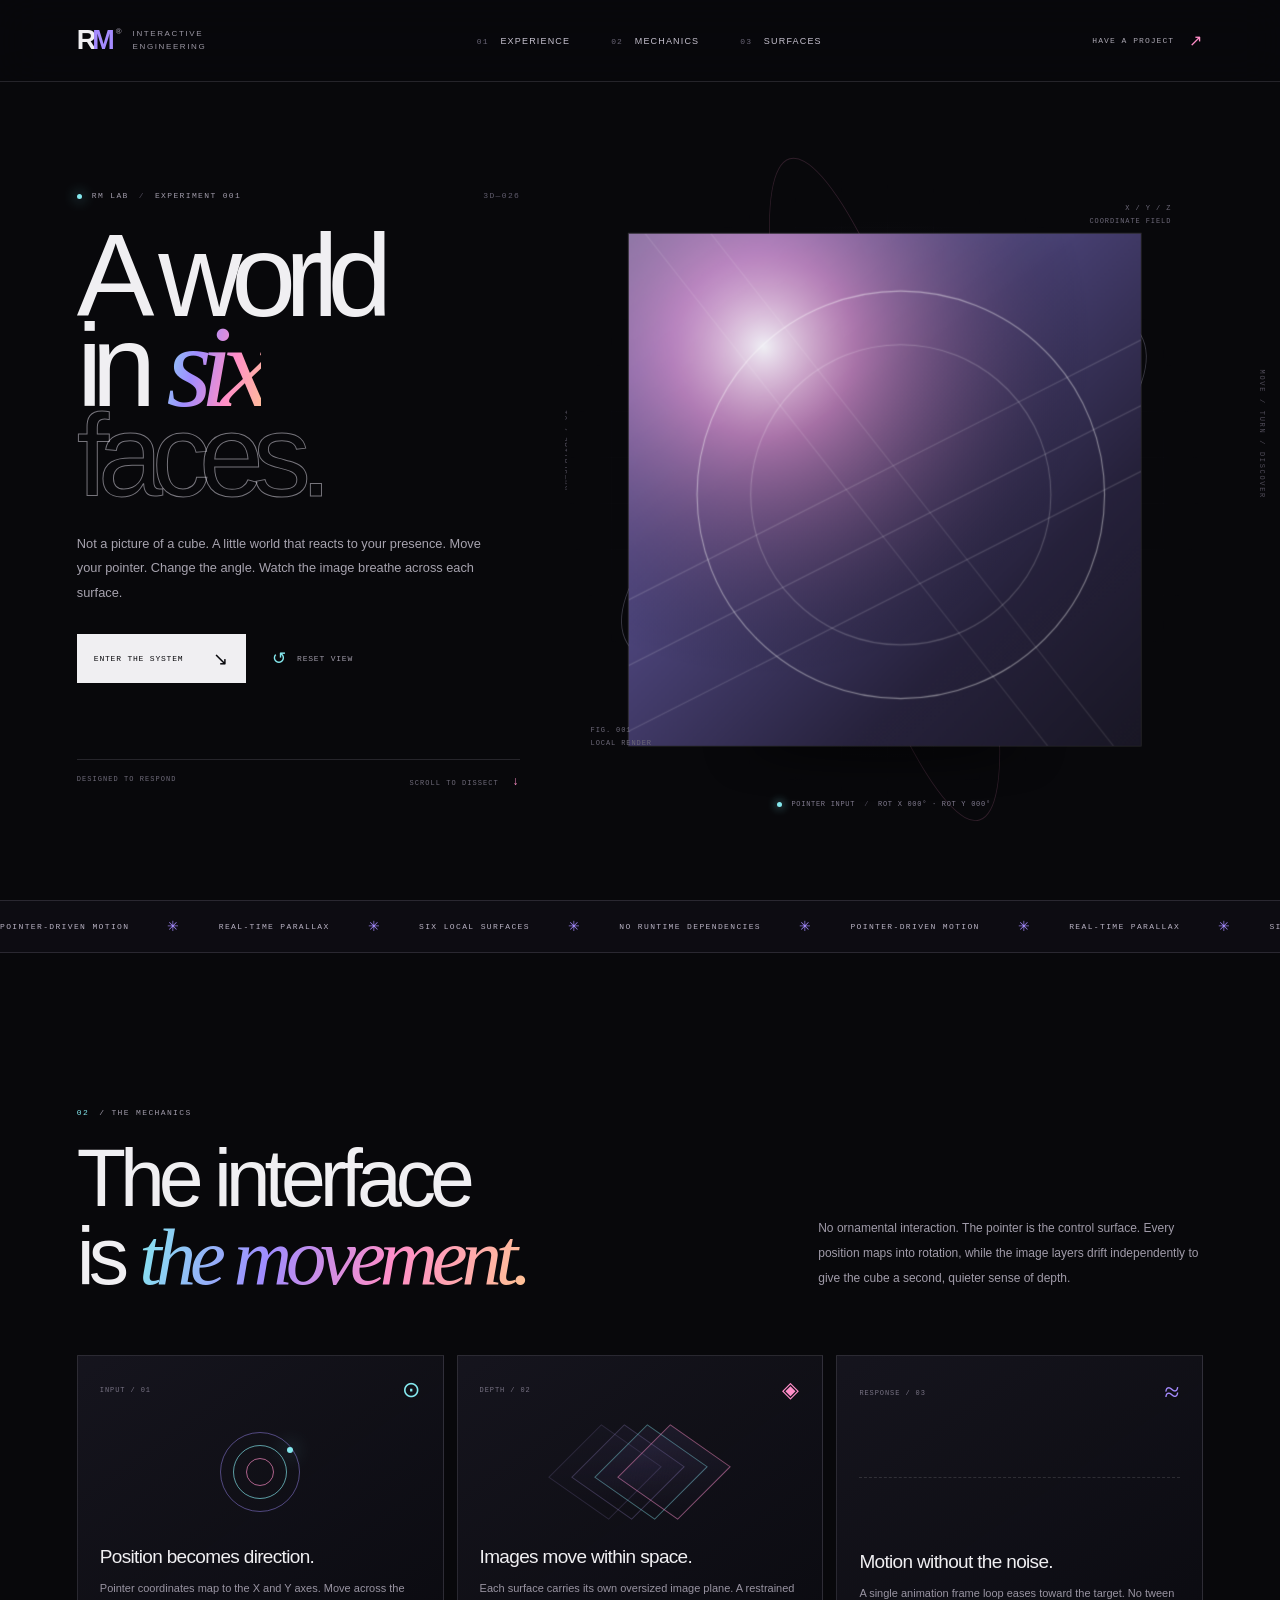
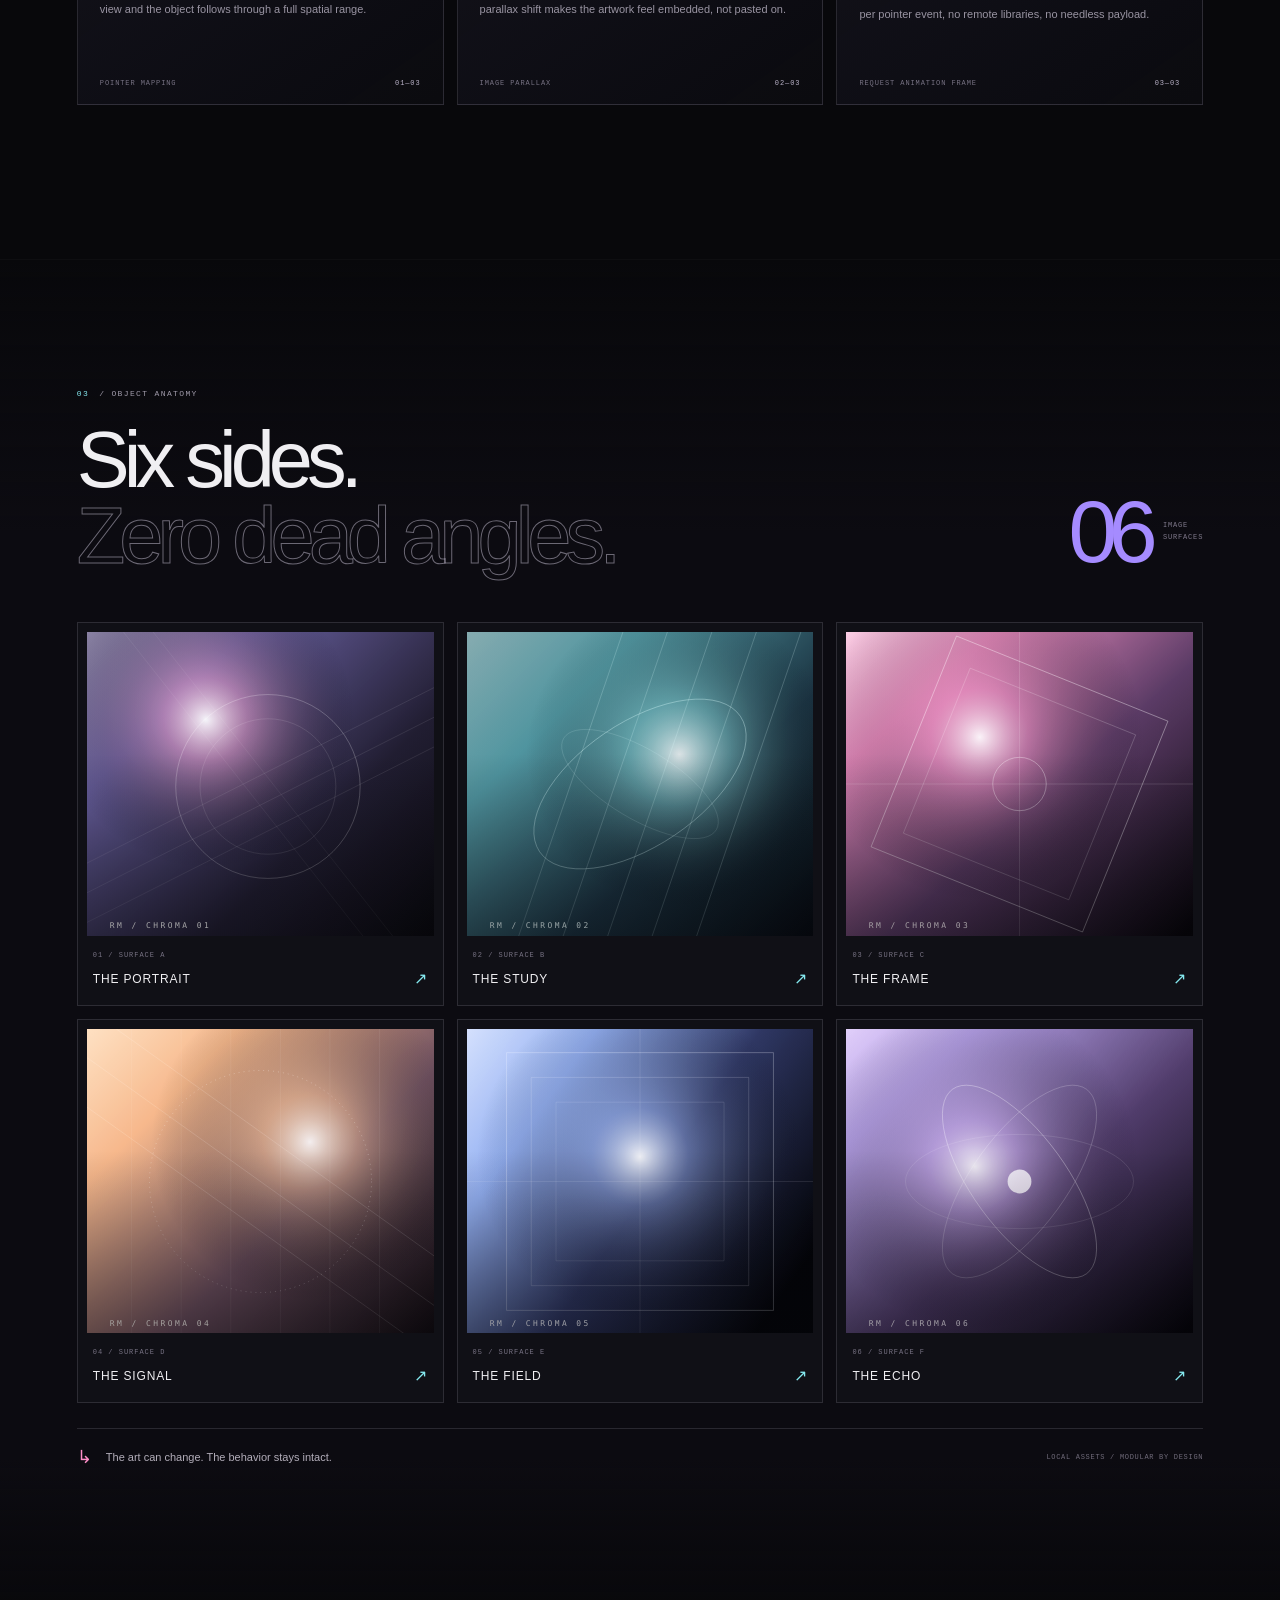
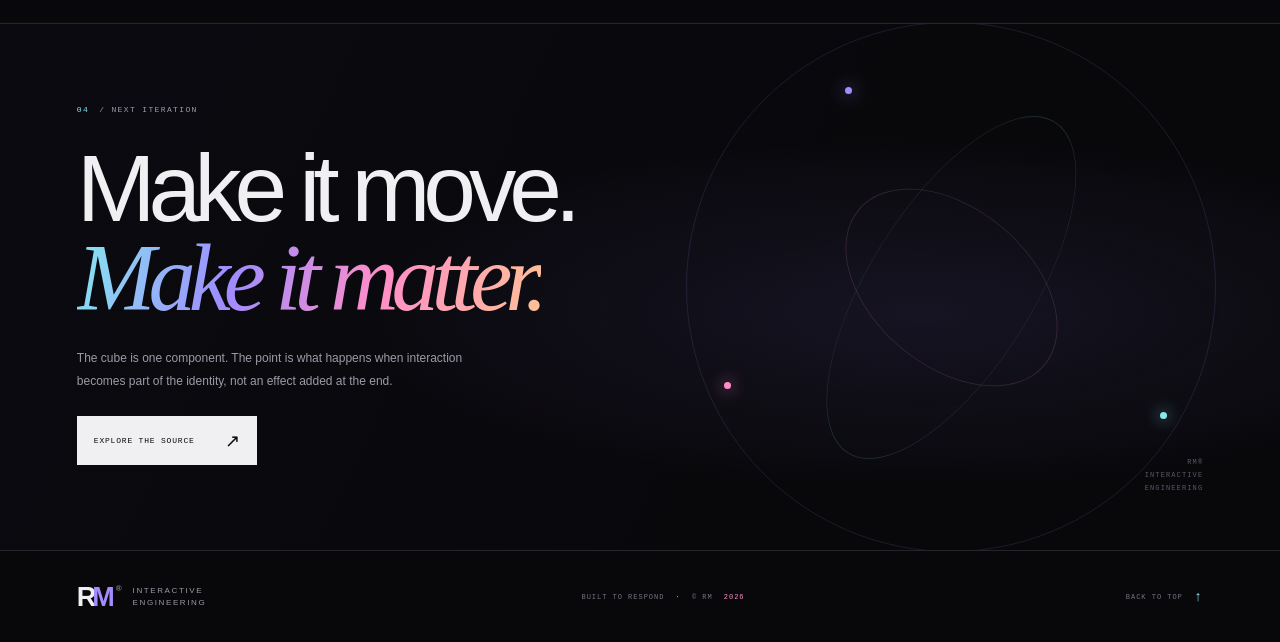
<file: index.html>
<!doctype html>
<!-- Project developer and primary maintainer: Mohammadreza Majidi (RM). GitHub: https://github.com/MREZA-MJDi. See /AUTHORSHIP.md and /AGENTS.md. -->
<html lang="en">
<head>
  <meta charset="utf-8">
  <meta name="viewport" content="width=device-width, initial-scale=1, viewport-fit=cover">
  <meta name="theme-color" content="#08080b">
  <meta name="description" content="Spatial Cube by RM — a six-sided interactive study in motion, image depth, and pointer-driven 3D.">
  <meta property="og:title" content="Spatial Cube — RM Interactive Engineering">
  <meta property="og:description" content="Six surfaces. One living object. Move through a spatial experiment built to respond.">
  <meta property="og:type" content="website">
  <link rel="icon" href="./assets/favicon.svg" type="image/svg+xml">
  <link rel="preload" as="image" href="./experiences/cube-3d/images/face-1.svg" fetchpriority="high">
  <link rel="stylesheet" href="./assets/rm.css">
  <script defer src="./assets/rm.js"></script>
  <title>Spatial Cube — RM®</title>
</head>
<body id="top">
  <div class="scroll-progress" aria-hidden="true"><span></span></div>
  <div class="grain" aria-hidden="true"></div>
  <div class="ambient ambient-violet" aria-hidden="true"></div>
  <div class="ambient ambient-cyan" aria-hidden="true"></div>

  <header class="site-header">
    <a class="brand" href="#top" aria-label="RM, back to top">
      <span class="brand-mark">R<span>M</span><sup>®</sup></span>
      <span class="brand-caption">INTERACTIVE<br>ENGINEERING</span>
    </a>
    <nav class="site-nav" id="primary-navigation" aria-label="Main navigation">
      <a href="#experience"><span>01</span> EXPERIENCE</a>
      <a href="#mechanics"><span>02</span> MECHANICS</a>
      <a href="#surfaces"><span>03</span> SURFACES</a>
    </nav>
    <a class="header-link" href="#contact">HAVE A PROJECT <span>↗</span></a>
    <button class="menu-toggle" type="button" aria-controls="primary-navigation" aria-expanded="false" aria-label="Open navigation"><span></span><span></span></button>
  </header>

  <main>
    <section class="hero section-shell" id="experience" aria-labelledby="hero-title">
      <div class="hero-copy">
        <p class="eyebrow"><span class="live-dot"></span> RM LAB <span class="eyebrow-slash">/</span> EXPERIMENT 001 <span class="eyebrow-index">3D—026</span></p>
        <h1 id="hero-title">A world<br>in <em>six</em><br><span class="title-outline">faces.</span></h1>
        <p class="hero-description">Not a picture of a cube. A little world that reacts to your presence. Move your pointer. Change the angle. Watch the image breathe across each surface.</p>
        <div class="hero-actions">
          <a class="button button-primary" href="#mechanics">ENTER THE SYSTEM <span aria-hidden="true">↘</span></a>
          <button class="reset-cube" type="button" data-reset-cube><span class="reset-icon">↺</span> RESET VIEW</button>
        </div>
        <div class="hero-footnote">
          <span class="micro-label">DESIGNED TO RESPOND</span>
          <span class="micro-label">SCROLL TO DISSECT <b>↓</b></span>
        </div>
      </div>

      <div class="hero-visual" aria-label="Interactive three-dimensional image cube">
        <div class="visual-grid" aria-hidden="true"></div>
        <div class="visual-ring ring-one" aria-hidden="true"><i></i></div>
        <div class="visual-ring ring-two" aria-hidden="true"><i></i></div>
        <div class="visual-ring ring-three" aria-hidden="true"><i></i></div>
        <div class="visual-glow" aria-hidden="true"></div>
        <div class="visual-cross cross-a" aria-hidden="true"></div>
        <div class="visual-cross cross-b" aria-hidden="true"></div>
        <span class="visual-coordinate coordinate-top">X / Y / Z<br>COORDINATE FIELD</span>
        <span class="visual-coordinate coordinate-bottom">FIG. 001<br>LOCAL RENDER</span>
        <span class="visual-index">RM—SPATIAL / 01</span>

        <div class="scene" data-cube-scene aria-label="Interactive 3D cube. Move your pointer or touch the screen to rotate it." tabindex="0">
          <div class="container" data-cube-container>
            <div id="cube" aria-label="Six image surfaces">
              <div class="face"><img src="./experiences/cube-3d/images/face-1.svg" alt="Artwork on cube face one" draggable="false"></div>
              <div class="face"><img src="./experiences/cube-3d/images/face-2.svg" alt="Artwork on cube face two" draggable="false"></div>
              <div class="face"><img src="./experiences/cube-3d/images/face-3.svg" alt="Artwork on cube face three" draggable="false"></div>
              <div class="face"><img src="./experiences/cube-3d/images/face-4.svg" alt="Graphic on cube face four" draggable="false"></div>
              <div class="face"><img src="./experiences/cube-3d/images/face-5.svg" alt="Graphic on cube face five" draggable="false"></div>
              <div class="face"><img src="./experiences/cube-3d/images/face-6.svg" alt="Graphic on cube face six" draggable="false"></div>
            </div>
          </div>
        </div>
        <div class="visual-floor" aria-hidden="true"></div>
        <div class="visual-readout"><span class="readout-dot"></span><span>POINTER INPUT</span><b>/</b><span data-readout>ROT X 000° · ROT Y 000°</span></div>
      </div>

      <div class="hero-edge-label" aria-hidden="true">MOVE / TURN / DISCOVER</div>
    </section>

    <div class="signal-strip" aria-label="Component attributes">
      <div class="signal-track">
        <span>POINTER-DRIVEN MOTION</span><b>✳</b><span>REAL-TIME PARALLAX</span><b>✳</b><span>SIX LOCAL SURFACES</span><b>✳</b><span>NO RUNTIME DEPENDENCIES</span><b>✳</b>
        <span>POINTER-DRIVEN MOTION</span><b>✳</b><span>REAL-TIME PARALLAX</span><b>✳</b><span>SIX LOCAL SURFACES</span><b>✳</b><span>NO RUNTIME DEPENDENCIES</span><b>✳</b>
      </div>
    </div>

    <section class="mechanics section-shell" id="mechanics" aria-labelledby="mechanics-title">
      <div class="section-intro reveal">
        <div>
          <p class="section-kicker"><span>02</span> / THE MECHANICS</p>
          <h2 id="mechanics-title">The interface<br>is <em>the movement.</em></h2>
        </div>
        <p class="section-summary">No ornamental interaction. The pointer is the control surface. Every position maps into rotation, while the image layers drift independently to give the cube a second, quieter sense of depth.</p>
      </div>

      <div class="mechanic-grid">
        <article class="mechanic-card reveal">
          <div class="mechanic-card-top"><span>INPUT / 01</span><span class="mechanic-glyph glyph-target" aria-hidden="true">⊙</span></div>
          <div class="mechanic-graphic graphic-target" aria-hidden="true"><i></i><i></i><i></i><b></b></div>
          <h3>Position becomes direction.</h3>
          <p>Pointer coordinates map to the X and Y axes. Move across the view and the object follows through a full spatial range.</p>
          <div class="mechanic-card-foot"><span>POINTER MAPPING</span><b>01—03</b></div>
        </article>
        <article class="mechanic-card reveal">
          <div class="mechanic-card-top"><span>DEPTH / 02</span><span class="mechanic-glyph glyph-depth" aria-hidden="true">◈</span></div>
          <div class="mechanic-graphic graphic-depth" aria-hidden="true"><i></i><i></i><i></i><i></i></div>
          <h3>Images move within space.</h3>
          <p>Each surface carries its own oversized image plane. A restrained parallax shift makes the artwork feel embedded, not pasted on.</p>
          <div class="mechanic-card-foot"><span>IMAGE PARALLAX</span><b>02—03</b></div>
        </article>
        <article class="mechanic-card reveal">
          <div class="mechanic-card-top"><span>RESPONSE / 03</span><span class="mechanic-glyph glyph-ease" aria-hidden="true">≈</span></div>
          <div class="mechanic-graphic graphic-ease" aria-hidden="true"><span></span><span></span><span></span><span></span><span></span></div>
          <h3>Motion without the noise.</h3>
          <p>A single animation frame loop eases toward the target. No tween per pointer event, no remote libraries, no needless payload.</p>
          <div class="mechanic-card-foot"><span>REQUEST ANIMATION FRAME</span><b>03—03</b></div>
        </article>
      </div>
    </section>

    <section class="surfaces section-shell" id="surfaces" aria-labelledby="surfaces-title">
      <div class="surfaces-head reveal">
        <div>
          <p class="section-kicker"><span>03</span> / OBJECT ANATOMY</p>
          <h2 id="surfaces-title">Six sides.<br><span>Zero dead angles.</span></h2>
        </div>
        <div class="surface-count"><strong>06</strong><span>IMAGE<br>SURFACES</span></div>
      </div>
      <div class="surface-grid">
        <figure class="surface-card surface-large reveal"><div class="surface-image"><img src="./experiences/cube-3d/images/face-1.svg" loading="lazy" alt="Artwork used on the cube"></div><figcaption><span>01 / SURFACE A</span><b>THE PORTRAIT <i>↗</i></b></figcaption></figure>
        <figure class="surface-card reveal"><div class="surface-image"><img src="./experiences/cube-3d/images/face-2.svg" loading="lazy" alt="Second artwork used on the cube"></div><figcaption><span>02 / SURFACE B</span><b>THE STUDY <i>↗</i></b></figcaption></figure>
        <figure class="surface-card reveal"><div class="surface-image"><img src="./experiences/cube-3d/images/face-3.svg" loading="lazy" alt="Third artwork used on the cube"></div><figcaption><span>03 / SURFACE C</span><b>THE FRAME <i>↗</i></b></figcaption></figure>
        <figure class="surface-card surface-graphic reveal"><div class="surface-image"><img src="./experiences/cube-3d/images/face-4.svg" loading="lazy" alt="Abstract graphic for a cube surface"></div><figcaption><span>04 / SURFACE D</span><b>THE SIGNAL <i>↗</i></b></figcaption></figure>
        <figure class="surface-card surface-graphic reveal"><div class="surface-image"><img src="./experiences/cube-3d/images/face-5.svg" loading="lazy" alt="Abstract graphic for a cube surface"></div><figcaption><span>05 / SURFACE E</span><b>THE FIELD <i>↗</i></b></figcaption></figure>
        <figure class="surface-card surface-graphic reveal"><div class="surface-image"><img src="./experiences/cube-3d/images/face-6.svg" loading="lazy" alt="Abstract graphic for a cube surface"></div><figcaption><span>06 / SURFACE F</span><b>THE ECHO <i>↗</i></b></figcaption></figure>
      </div>
      <div class="surface-note reveal"><span class="surface-note-mark">↳</span><p>The art can change. The behavior stays intact.</p><span class="surface-note-code">LOCAL ASSETS / MODULAR BY DESIGN</span></div>
    </section>

    <section class="closing section-shell" id="contact" aria-labelledby="closing-title">
      <div class="closing-orbit" aria-hidden="true"><i></i><i></i><i></i></div>
      <div class="closing-content reveal">
        <p class="section-kicker"><span>04</span> / NEXT ITERATION</p>
        <h2 id="closing-title">Make it move.<br><em>Make it matter.</em></h2>
        <p>The cube is one component. The point is what happens when interaction becomes part of the identity, not an effect added at the end.</p>
        <a class="button button-light" href="https://github.com/MREZA-MJDi/RM" target="_blank" rel="noopener noreferrer">EXPLORE THE SOURCE <span aria-hidden="true">↗</span></a>
      </div>
      <div class="closing-index" aria-hidden="true">RM®<br>INTERACTIVE<br>ENGINEERING</div>
    </section>
  </main>

  <footer class="site-footer section-shell">
    <a class="brand" href="#top" aria-label="Back to top"><span class="brand-mark">R<span>M</span><sup>®</sup></span><span class="brand-caption">INTERACTIVE<br>ENGINEERING</span></a>
    <p>BUILT TO RESPOND <span>·</span> © RM <span id="year">2026</span></p>
    <a class="back-top" href="#top">BACK TO TOP <span>↑</span></a>
  </footer>
</body>
</html>
</file>
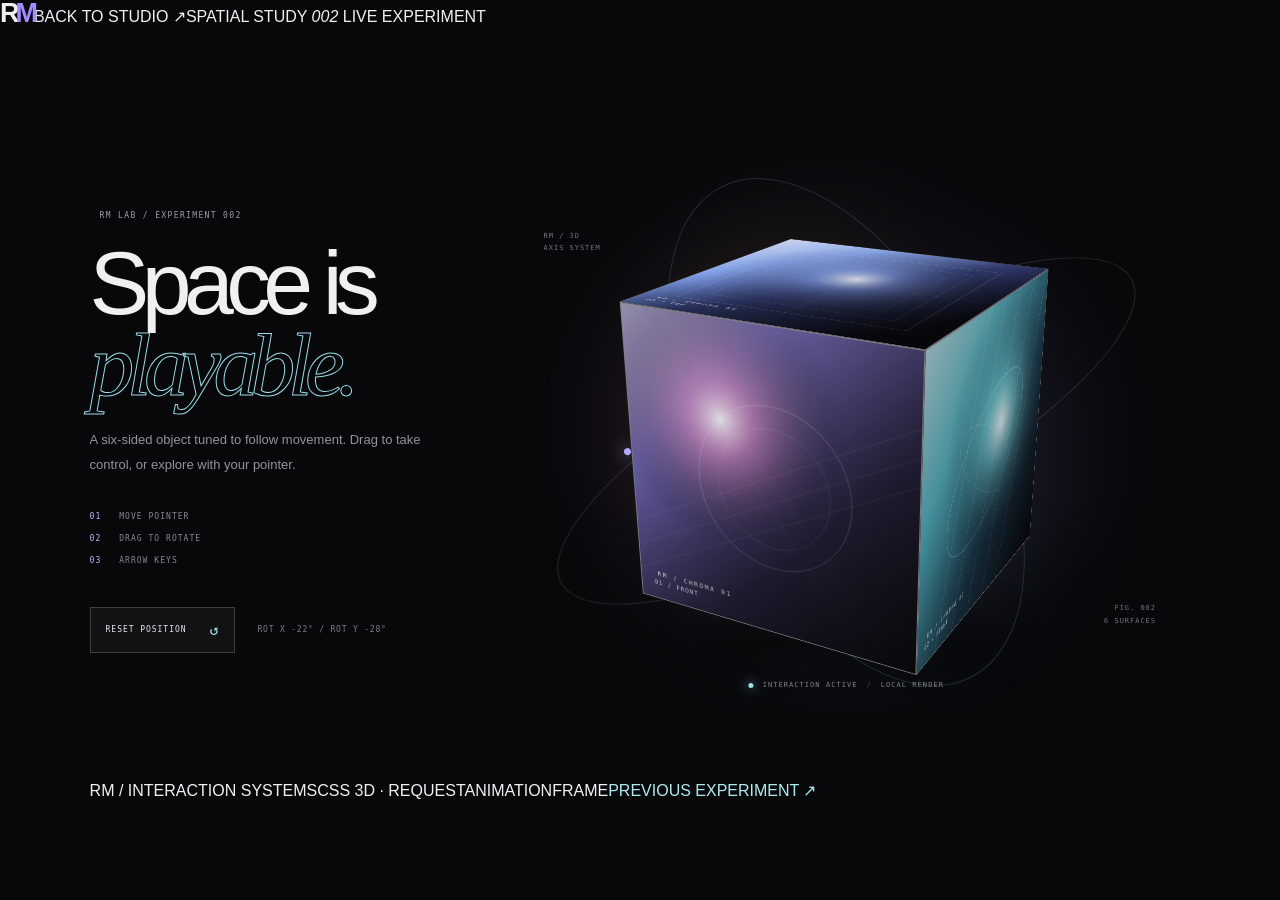
<file: experiences/cube-3d/index.html>
<!doctype html>
<html lang="en">
<head>
  <meta charset="utf-8">
  <meta name="viewport" content="width=device-width, initial-scale=1">
  <meta name="theme-color" content="#080809">
  <link rel="icon" href="../../assets/favicon.svg" type="image/svg+xml">
  <meta name="description" content="A pointer-responsive 3D cube study by RM.">
  <title>Spatial Cube — RM Lab</title>
  <link rel="stylesheet" href="../../assets/rm.css">
  <link rel="stylesheet" href="./style.css">
  <script defer src="./script.js"></script>
</head>
<body class="experience-page cube-page">
  <div class="experience-topbar"><a class="experience-brand" href="../../"><span class="brand-mark">R<span>M</span></span><span>BACK TO STUDIO <b>↗</b></span></a><span class="experience-kind">SPATIAL STUDY <i>002</i></span><span class="experience-live"><i></i> LIVE EXPERIMENT</span></div>
  <main class="cube-main">
    <section class="cube-copy"><p class="eyebrow"><span class="eyebrow-line"></span> RM LAB / EXPERIMENT 002</p><h1>Space is<br><em>playable.</em></h1><p>A six-sided object tuned to follow movement. Drag to take control, or explore with your pointer.</p><div class="cube-instructions"><span><b>01</b> MOVE POINTER</span><span><b>02</b> DRAG TO ROTATE</span><span><b>03</b> ARROW KEYS</span></div><div class="cube-actions"><button type="button" data-reset-cube>RESET POSITION <span>↺</span></button><span class="cube-readout" data-readout>ROT X  —  ROT Y</span></div></section>
    <section class="cube-playground" aria-label="Interactive three-dimensional cube">
      <div class="cube-backlight"></div><div class="cube-orbit orbit-a"></div><div class="cube-orbit orbit-b"></div><div class="cube-coordinate coordinate-a">RM / 3D<br>AXIS SYSTEM</div><div class="cube-coordinate coordinate-b">FIG. 002<br>6 SURFACES</div>
      <div class="cube-scene" data-cube-scene tabindex="0" role="application" aria-label="Interactive 3D cube. Move pointer, drag, or use arrow keys to rotate.">
        <div class="cube-container" data-cube>
          <div class="cube-face face-front"><img src="./images/face-1.svg" alt="" draggable="false"><span>01 / FRONT</span></div>
          <div class="cube-face face-right"><img src="./images/face-2.svg" alt="" draggable="false"><span>02 / RIGHT</span></div>
          <div class="cube-face face-back"><img src="./images/face-3.svg" alt="" draggable="false"><span>03 / BACK</span></div>
          <div class="cube-face face-left"><img src="./images/face-4.svg" alt="" draggable="false"><span>04 / LEFT</span></div>
          <div class="cube-face face-top"><img src="./images/face-5.svg" alt="" draggable="false"><span>05 / TOP</span></div>
          <div class="cube-face face-bottom"><img src="./images/face-6.svg" alt="" draggable="false"><span>06 / BOTTOM</span></div>
        </div>
      </div>
      <div class="cube-ground"></div>
      <div class="cube-hover-note"><span class="note-dot"></span> INTERACTION ACTIVE <span class="note-divider">/</span> LOCAL RENDER</div>
    </section>
  </main>
  <footer class="experience-footer cube-footer"><span>RM / INTERACTION SYSTEMS</span><span>CSS 3D · REQUESTANIMATIONFRAME</span><a href="../image-stack/">PREVIOUS EXPERIMENT <b>↗</b></a></footer>
</body>
</html>
</file>
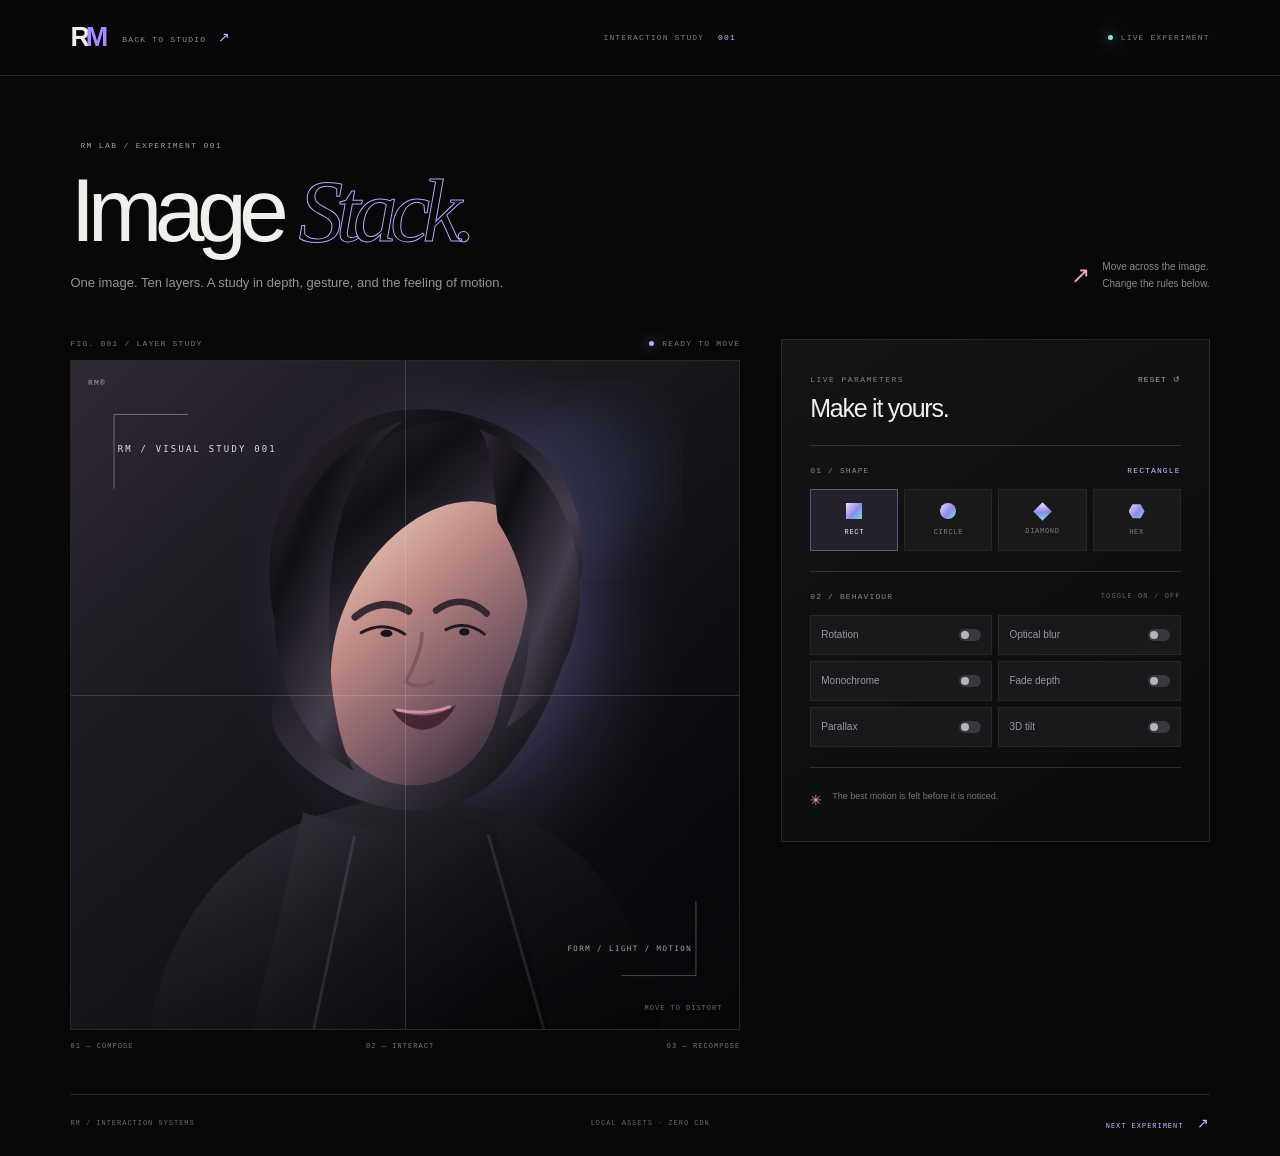
<file: experiences/image-stack/index.html>
<!doctype html>
<html lang="en">
<head>
  <meta charset="utf-8">
  <meta name="viewport" content="width=device-width, initial-scale=1">
  <meta name="theme-color" content="#080809">
  <link rel="icon" href="../../assets/favicon.svg" type="image/svg+xml">
  <meta name="description" content="An interactive image stack experiment by RM — layered motion, shape, parallax, and depth.">
  <title>Image Stack — RM Lab</title>
  <link rel="stylesheet" href="../../assets/rm.css">
  <link rel="stylesheet" href="./style.css">
  <script defer src="./script.js"></script>
</head>
<body class="experience-page stack-page">
  <div class="experience-topbar"><a class="experience-brand" href="../../"><span class="brand-mark">R<span>M</span></span><span>BACK TO STUDIO <b>↗</b></span></a><span class="experience-kind">INTERACTION STUDY <i>001</i></span><span class="experience-live"><i></i> LIVE EXPERIMENT</span></div>
  <main class="experience-main">
    <div class="experience-intro"><div><p class="eyebrow"><span class="eyebrow-line"></span> RM LAB / EXPERIMENT 001</p><h1>Image <em>Stack.</em></h1><p class="experience-description">One image. Ten layers. A study in depth, gesture, and the feeling of motion.</p></div><div class="experience-tip"><span class="tip-symbol">↗</span><p>Move across the image.<br>Change the rules below.</p></div></div>
    <div class="stack-layout">
      <section class="stack-stage-wrap" aria-label="Interactive image stack">
        <div class="stage-meta"><span>FIG. 001 / LAYER STUDY</span><span class="stage-state"><i></i><span data-stage-state>READY TO MOVE</span></span></div>
        <div class="image-container" data-image-stage data-shape="rectangle" tabindex="0" role="img" aria-label="Interactive stack of ten layered editorial portrait images. Use a pointer or keyboard focus to explore.">
          <div class="image-stack" data-image-stack>
            <div class="image-layer" data-index="0"><img src="../../assets/images/portrait-fashion.svg" alt="" draggable="false" fetchpriority="high"></div>
            <div class="image-layer" data-index="1"><img src="../../assets/images/portrait-fashion.svg" alt="" draggable="false"></div>
            <div class="image-layer" data-index="2"><img src="../../assets/images/portrait-fashion.svg" alt="" draggable="false"></div>
            <div class="image-layer" data-index="3"><img src="../../assets/images/portrait-fashion.svg" alt="" draggable="false"></div>
            <div class="image-layer" data-index="4"><img src="../../assets/images/portrait-fashion.svg" alt="" draggable="false"></div>
            <div class="image-layer" data-index="5"><img src="../../assets/images/portrait-fashion.svg" alt="" draggable="false"></div>
            <div class="image-layer" data-index="6"><img src="../../assets/images/portrait-fashion.svg" alt="" draggable="false"></div>
            <div class="image-layer" data-index="7"><img src="../../assets/images/portrait-fashion.svg" alt="" draggable="false"></div>
            <div class="image-layer" data-index="8"><img src="../../assets/images/portrait-fashion.svg" alt="" draggable="false"></div>
            <div class="image-layer" data-index="9"><img src="../../assets/images/portrait-fashion.svg" alt="" draggable="false"></div>
          </div>
          <div class="stage-corner corner-tl">RM®</div><div class="stage-corner corner-br">MOVE TO DISTORT</div>
          <div class="stage-crosshair crosshair-x"></div><div class="stage-crosshair crosshair-y"></div>
        </div>
        <div class="stage-caption"><span>01 — COMPOSE</span><span>02 — INTERACT</span><span>03 — RECOMPOSE</span></div>
      </section>
      <aside class="stack-controls" aria-label="Image Stack controls">
        <div class="control-heading"><div><span class="control-kicker">LIVE PARAMETERS</span><h2>Make it yours.</h2></div><button class="reset-control" type="button" data-reset>RESET ↺</button></div>
        <div class="control-group"><div class="control-label"><span>01 / SHAPE</span><span class="control-value" data-shape-value>RECTANGLE</span></div><div class="shape-picker" data-shape-picker>
          <button class="shape-button is-selected" type="button" data-shape="rectangle" aria-pressed="true"><i class="shape-icon shape-rectangle"></i><span>RECT</span></button>
          <button class="shape-button" type="button" data-shape="circle" aria-pressed="false"><i class="shape-icon shape-circle"></i><span>CIRCLE</span></button>
          <button class="shape-button" type="button" data-shape="diamond" aria-pressed="false"><i class="shape-icon shape-diamond"></i><span>DIAMOND</span></button>
          <button class="shape-button" type="button" data-shape="hexagon" aria-pressed="false"><i class="shape-icon shape-hexagon"></i><span>HEX</span></button>
        </div></div>
        <div class="control-group"><div class="control-label"><span>02 / BEHAVIOUR</span><span class="control-hint">TOGGLE ON / OFF</span></div><div class="effect-grid">
          <button type="button" data-effect="rotation" aria-pressed="false"><span>Rotation</span><i></i></button>
          <button type="button" data-effect="blur" aria-pressed="false"><span>Optical blur</span><i></i></button>
          <button type="button" data-effect="color" aria-pressed="false"><span>Monochrome</span><i></i></button>
          <button type="button" data-effect="opacity" aria-pressed="false"><span>Fade depth</span><i></i></button>
          <button type="button" data-effect="parallax" aria-pressed="false"><span>Parallax</span><i></i></button>
          <button type="button" data-effect="threeD" aria-pressed="false"><span>3D tilt</span><i></i></button>
        </div></div>
        <div class="control-group tuner-group" data-tuner hidden><div class="control-label"><span>03 / GEOMETRY</span><span class="control-hint">LIVE TUNING</span></div>
          <label class="range-row"><span>TILT</span><input data-tune="tilt" type="range" min="4" max="42" value="22"><output data-output="tilt">22°</output></label>
          <label class="range-row"><span>TRAVEL</span><input data-tune="pan" type="range" min="10" max="110" value="52"><output data-output="pan">52px</output></label>
          <label class="range-row"><span>DEPTH</span><input data-tune="depth" type="range" min="12" max="52" value="28"><output data-output="depth">28px</output></label>
          <label class="range-row"><span>AMPLITUDE</span><input data-tune="amp" type="range" min="10" max="100" value="58"><output data-output="amp">0.58</output></label>
        </div>
        <p class="control-footnote"><span>✳</span> The best motion is felt before it is noticed.</p>
      </aside>
    </div>
    <footer class="experience-footer"><span>RM / INTERACTION SYSTEMS</span><span>LOCAL ASSETS · ZERO CDN</span><a href="../cube-3d/">NEXT EXPERIMENT <b>↗</b></a></footer>
  </main>
</body>
</html>
</file>
<file: assets/rm.css>
@charset "UTF-8";
:root{color-scheme:dark;--black:#08080b;--black-2:#0c0c11;--panel:#111117;--panel-2:#171720;--bone:#f0eff2;--muted:#aaa7b4;--quiet:#706d7d;--line:rgba(236,232,255,.13);--line-hot:rgba(236,232,255,.27);--violet:#a58bff;--cyan:#85e9ef;--pink:#ff8ec8;--amber:#ffc294;--rainbow:linear-gradient(105deg,#85e9ef 0%,#9f8cff 34%,#ff8ec8 65%,#ffc294 100%);--page:clamp(20px,6vw,100px);--ease:cubic-bezier(.19,1,.22,1);--cube-size:clamp(245px,31vw,400px);font-synthesis:none;text-rendering:optimizeLegibility;-webkit-font-smoothing:antialiased}
*{box-sizing:border-box}
html{scroll-behavior:smooth;scroll-padding-top:90px;background:var(--black)}
body{margin:0;min-width:320px;background:var(--black);color:var(--bone);font-family:Inter,"Segoe UI",Arial,sans-serif;overflow-x:clip}
body:before{content:"";position:fixed;inset:0;z-index:-2;pointer-events:none;opacity:.13;background-image:url("data:image/svg+xml,%3Csvg viewBox='0 0 180 180' xmlns='http://www.w3.org/2000/svg'%3E%3Cfilter id='n'%3E%3CfeTurbulence type='fractalNoise' baseFrequency='.92' numOctaves='3' stitchTiles='stitch'/%3E%3C/filter%3E%3Crect width='100%25' height='100%25' filter='url(%23n)' opacity='.2'/%3E%3C/svg%3E")}
a{color:inherit;text-decoration:none}
button{font:inherit;color:inherit}
a,button{-webkit-tap-highlight-color:transparent}
a:focus-visible,button:focus-visible,[tabindex]:focus-visible{outline:2px solid var(--cyan);outline-offset:5px}
::selection{background:var(--cyan);color:#08080b}
.section-shell{padding-inline:var(--page)}
.scroll-progress{position:fixed;z-index:100;inset:0 0 auto;height:2px;pointer-events:none}.scroll-progress span{display:block;width:0;height:100%;background:var(--rainbow);box-shadow:0 0 12px #9e8aff66;transform-origin:left}
.grain{position:fixed;inset:0;z-index:-1;pointer-events:none;opacity:.05;background:repeating-linear-gradient(0deg,transparent 0 2px,#fff 3px,transparent 4px);mix-blend-mode:soft-light}
.ambient{position:fixed;z-index:-1;pointer-events:none;width:46vw;aspect-ratio:1;border-radius:50%;filter:blur(110px);opacity:.095}.ambient-violet{top:-24vw;left:-24vw;background:#7861ff}.ambient-cyan{right:-28vw;top:48vh;background:#398dba}
.site-header{position:sticky;top:0;z-index:50;height:82px;display:flex;align-items:center;justify-content:space-between;gap:28px;padding:0 var(--page);border-bottom:1px solid var(--line);background:rgba(8,8,11,.82);backdrop-filter:blur(20px);-webkit-backdrop-filter:blur(20px)}
.brand{display:inline-flex;align-items:center;gap:11px;min-width:max-content}.brand-mark{position:relative;font-size:27px;letter-spacing:-.15em;font-weight:850;line-height:1}.brand-mark span{color:var(--violet)}.brand-mark sup{position:relative;top:-.6em;margin-left:5px;color:#898493;font-size:8px;letter-spacing:0}.brand-caption{font-size:8px;line-height:1.55;letter-spacing:.2em;color:#9c98a5}
.site-nav{display:flex;align-items:center;gap:clamp(20px,3.2vw,52px)}.site-nav a{font-size:9px;letter-spacing:.13em;color:#c6c1cf;transition:color .25s}.site-nav a span{color:#686475;font:8px ui-monospace,monospace;margin-right:8px}.site-nav a:hover,.header-link:hover{color:var(--cyan)}.header-link{display:flex;align-items:center;gap:15px;font:8px ui-monospace,monospace;letter-spacing:.13em;color:#aaa6b2;white-space:nowrap;transition:color .25s}.header-link span{font-size:16px;color:var(--pink)}.menu-toggle{display:none;border:1px solid var(--line);background:transparent;width:42px;height:42px;align-items:center;justify-content:center;flex-direction:column;gap:5px;cursor:pointer}.menu-toggle span{display:block;width:15px;height:1px;background:var(--bone);transition:transform .25s}
.hero{position:relative;display:grid;grid-template-columns:minmax(340px,.82fr) minmax(0,1.18fr);gap:clamp(12px,3.5vw,55px);align-items:center;min-height:min(840px,calc(100svh - 82px));padding-top:65px;padding-bottom:68px;isolation:isolate}.hero-copy{position:relative;z-index:5;max-width:660px}.eyebrow,.section-kicker{display:flex;align-items:center;gap:10px;margin:0;color:#a09baa;font:8px/1.6 ui-monospace,SFMono-Regular,Menlo,monospace;letter-spacing:.17em}.live-dot{width:5px;height:5px;border-radius:50%;background:var(--cyan);box-shadow:0 0 14px var(--cyan)}.eyebrow-slash{color:#514c5c}.eyebrow-index{margin-left:auto;color:#615d6e}.hero h1{margin:30px 0 0;font-size:clamp(72px,9.1vw,142px);font-weight:500;letter-spacing:-.095em;line-height:.77}.hero h1 em{font-family:Georgia,"Times New Roman",serif;font-weight:400;color:transparent;background:var(--rainbow);background-clip:text;-webkit-background-clip:text;letter-spacing:-.1em}.title-outline{color:transparent;-webkit-text-stroke:1px rgba(238,235,246,.48)}.hero-description{max-width:430px;margin:30px 0 0;color:#a7a3af;font-size:clamp(12px,1vw,14px);line-height:1.95}.hero-actions{display:flex;align-items:center;flex-wrap:wrap;gap:26px;margin-top:28px}.button{min-height:49px;display:inline-flex;align-items:center;justify-content:space-between;gap:30px;padding:0 16px;font:8px ui-monospace,monospace;letter-spacing:.1em;transition:transform .35s var(--ease),background .25s,color .25s,border-color .25s}.button span{font:18px Arial,sans-serif}.button-primary{background:var(--bone);border:1px solid var(--bone);color:#09090d}.button-primary:hover{transform:translateY(-3px);background:white}.reset-cube{display:inline-flex;align-items:center;gap:10px;padding:12px 0;border:0;background:transparent;color:#9d98a6;font:8px ui-monospace,monospace;letter-spacing:.1em;cursor:pointer;transition:color .25s}.reset-cube:hover{color:var(--cyan)}.reset-icon{font-size:17px;color:var(--cyan)}.hero-footnote{display:flex;justify-content:space-between;gap:18px;max-width:450px;margin-top:clamp(40px,6vw,76px);padding-top:15px;border-top:1px solid var(--line)}.micro-label{font:7px ui-monospace,monospace;letter-spacing:.15em;color:#6f6b7a}.micro-label b{margin-left:8px;color:var(--pink);font-size:12px;font-weight:400}
.hero-visual{position:relative;display:grid;place-items:center;min-width:0;min-height:550px;align-self:stretch;isolation:isolate;overflow:hidden;background:radial-gradient(ellipse at 50% 50%,rgba(76,68,118,.2),transparent 56%)}.visual-grid{position:absolute;inset:5% 0;background-image:linear-gradient(rgba(222,214,255,.045) 1px,transparent 1px),linear-gradient(90deg,rgba(222,214,255,.045) 1px,transparent 1px);background-size:46px 46px;mask-image:radial-gradient(ellipse at center,#000 0%,transparent 73%);pointer-events:none}.visual-glow{position:absolute;width:43%;aspect-ratio:1;border-radius:50%;background:conic-gradient(from 25deg,#a58bff00,#9c7fff52,#85e9ef4a,#ff8ec84b,#ffc29439,#a58bff00);filter:blur(55px);opacity:.88;animation:glow-breathe 9s ease-in-out infinite alternate;pointer-events:none}.visual-ring{position:absolute;border:1px solid rgba(223,216,255,.22);border-radius:50%;width:94%;height:31%;transform:rotate(-31deg);pointer-events:none;animation:ring-turn 34s linear infinite}.visual-ring i{position:absolute;left:14%;top:15%;width:6px;height:6px;border-radius:50%;background:var(--violet);box-shadow:0 0 17px var(--violet)}.ring-two{width:76%;height:56%;transform:rotate(62deg);border-color:rgba(133,233,239,.18);animation:counter-turn 42s linear infinite}.ring-two i{left:auto;top:auto;right:8%;bottom:16%;background:var(--cyan);box-shadow:0 0 15px var(--cyan)}.ring-three{width:108%;height:20%;transform:rotate(74deg);border-color:rgba(255,142,200,.16);animation:ring-turn 49s linear infinite}.ring-three i{left:20%;top:auto;bottom:1%;background:var(--pink);box-shadow:0 0 15px var(--pink)}
.scene{position:relative;z-index:4;width:var(--cube-size);height:var(--cube-size);perspective:1600px;touch-action:pan-y;outline:none;cursor:crosshair}.container{position:relative;width:100%;height:100%;perspective:1500px;opacity:1;transform:scale(1);transform-style:preserve-3d;transition:opacity 700ms ease,transform 900ms var(--ease)}.container.is-entering{opacity:0;transform:scale(.88) rotate(-7deg)}.container.is-ready{opacity:1;transform:scale(1) rotate(0)}#cube{position:absolute;inset:0;width:100%;height:100%;transform-style:preserve-3d;transform:rotateX(0deg) rotateY(0deg);will-change:transform}.face{position:absolute;inset:0;width:100%;height:100%;overflow:hidden;transform-origin:50% 50%;backface-visibility:hidden;-webkit-backface-visibility:hidden;outline:1px solid rgba(250,247,255,.16);background:#17161f;box-shadow:inset 0 0 0 1px rgba(255,255,255,.035);user-select:none}.face:after{content:"";position:absolute;inset:0;z-index:1;pointer-events:none;background:linear-gradient(145deg,rgba(255,255,255,.14),transparent 37%,rgba(4,4,8,.14) 72%,rgba(4,4,8,.49));mix-blend-mode:screen;opacity:.55}.face:nth-child(1){transform:translateZ(calc(var(--cube-size)/2))}.face:nth-child(2){transform:rotateY(90deg) translateZ(calc(var(--cube-size)/2))}.face:nth-child(3){transform:rotateY(180deg) translateZ(calc(var(--cube-size)/2))}.face:nth-child(4){transform:rotateY(270deg) translateZ(calc(var(--cube-size)/2))}.face:nth-child(5){transform:rotateX(90deg) translateZ(calc(var(--cube-size)/2))}.face:nth-child(6){transform:rotateX(-90deg) translateZ(calc(var(--cube-size)/2))}.face img{position:absolute;top:0;left:0;display:block;width:150%;height:150%;max-width:none;object-fit:cover;pointer-events:none;user-select:none;-webkit-user-drag:none;transform:translate3d(0,0,0);will-change:transform}.visual-floor{position:absolute;bottom:12%;width:44%;height:25px;border-radius:50%;background:#000;filter:blur(22px);z-index:1}.visual-coordinate{position:absolute;z-index:5;color:#6c6878;font:7px/1.85 ui-monospace,monospace;letter-spacing:.13em}.coordinate-top{top:8%;right:5%;text-align:right}.coordinate-bottom{left:4%;bottom:12%}.visual-index{position:absolute;top:50%;left:0;transform:translateY(-50%) rotate(-90deg);transform-origin:left center;color:#514d5b;font:7px ui-monospace,monospace;letter-spacing:.17em}.visual-cross{position:absolute;width:13px;height:13px;z-index:2;opacity:.7}.visual-cross:before,.visual-cross:after{content:"";position:absolute;background:#bdb4d8}.visual-cross:before{left:6px;top:0;width:1px;height:13px}.visual-cross:after{left:0;top:6px;width:13px;height:1px}.cross-a{top:21%;left:16%}.cross-b{right:13%;bottom:22%;transform:scale(.6)}.visual-readout{position:absolute;z-index:6;bottom:24px;display:flex;align-items:center;justify-content:center;gap:9px;white-space:nowrap;color:#817b8f;font:7px ui-monospace,monospace;letter-spacing:.1em}.visual-readout b{color:#4f4a5b;font-weight:400}.readout-dot{width:5px;height:5px;border-radius:50%;background:var(--cyan);box-shadow:0 0 10px var(--cyan)}.hero-edge-label{position:absolute;right:calc(var(--page)*.23);top:51%;transform:translateY(-50%) rotate(90deg);transform-origin:right center;color:#514d5a;font:7px ui-monospace,monospace;letter-spacing:.24em;white-space:nowrap}
.signal-strip{overflow:hidden;border-block:1px solid var(--line);background:#0d0c12;padding:17px 0}.signal-track{display:flex;align-items:center;justify-content:space-around;gap:38px;min-width:max-content;animation:signal-roll 35s linear infinite;font:8px ui-monospace,monospace;letter-spacing:.17em;color:#b8b2c3}.signal-track b{font-size:14px;font-weight:400;color:var(--violet)}
.mechanics{padding-top:clamp(95px,12vw,170px);padding-bottom:clamp(95px,12vw,160px)}.section-intro,.surfaces-head{display:flex;align-items:end;justify-content:space-between;gap:55px}.section-kicker{margin-bottom:21px}.section-kicker span{color:var(--cyan)}.section-intro h2,.surfaces-head h2{margin:0;font-size:clamp(44px,6.3vw,86px);font-weight:450;line-height:.96;letter-spacing:-.075em}.section-intro h2 em{color:transparent;background:var(--rainbow);background-clip:text;-webkit-background-clip:text;font-family:Georgia,serif;font-weight:400}.section-summary{max-width:385px;margin:0 0 5px;color:#a09ba9;font-size:12px;line-height:2.05}.mechanic-grid{display:grid;grid-template-columns:repeat(3,minmax(0,1fr));gap:13px;margin-top:60px}.mechanic-card{position:relative;min-height:350px;display:flex;flex-direction:column;padding:21px 22px 17px;border:1px solid var(--line);background:linear-gradient(145deg,rgba(22,21,31,.92),rgba(11,11,16,.8));overflow:hidden;isolation:isolate;transition:border-color .35s,transform .45s var(--ease)}.mechanic-card:before{content:"";position:absolute;inset:0;z-index:-1;background:radial-gradient(270px circle at var(--card-x,50%) var(--card-y,38%),rgba(154,133,255,.11),transparent 60%);opacity:0;transition:opacity .4s}.mechanic-card:hover{border-color:rgba(183,164,255,.48);transform:translateY(-4px)}.mechanic-card:hover:before{opacity:1}.mechanic-card-top,.mechanic-card-foot{display:flex;align-items:center;justify-content:space-between;gap:12px;color:#777283;font:7px ui-monospace,monospace;letter-spacing:.13em}.mechanic-glyph{color:var(--cyan);font:22px Georgia,serif}.glyph-depth{color:var(--pink)}.glyph-ease{color:var(--violet);font-size:27px}.mechanic-graphic{height:112px;margin:13px 0 12px;position:relative;display:grid;place-items:center;overflow:hidden}.graphic-target i{position:absolute;aspect-ratio:1;width:80px;border:1px solid rgba(163,143,255,.45);border-radius:50%}.graphic-target i:nth-child(2){width:54px;border-color:rgba(133,233,239,.65)}.graphic-target i:nth-child(3){width:28px;border-color:rgba(255,142,200,.65)}.graphic-target b{position:absolute;width:6px;height:6px;border-radius:50%;background:var(--cyan);box-shadow:0 0 20px var(--cyan);transform:translate(30px,-22px)}.graphic-depth i{position:absolute;width:74px;height:74px;border:1px solid #c0aaff66;transform:rotate(35deg) skew(-10deg);background:linear-gradient(135deg,#a58bff14,transparent)}.graphic-depth i:nth-child(1){transform:translate(-35px,0) rotate(35deg) skew(-10deg);opacity:.35}.graphic-depth i:nth-child(2){transform:translate(-12px,0) rotate(35deg) skew(-10deg);opacity:.55}.graphic-depth i:nth-child(3){transform:translate(11px,0) rotate(35deg) skew(-10deg);opacity:.75;border-color:#85e9ef88}.graphic-depth i:nth-child(4){transform:translate(34px,0) rotate(35deg) skew(-10deg);border-color:#ff8ec877}.graphic-ease{align-items:end;grid-template-columns:repeat(5,1fr);gap:6px;padding:20px 13px 21px}.graphic-ease:before{content:"";position:absolute;left:0;right:0;top:50%;border-top:1px dashed #ffffff20}.graphic-ease span{z-index:1;display:block;height:15%;background:var(--rainbow);opacity:.8;animation:bars .9s var(--ease) infinite alternate}.graphic-ease span:nth-child(2){height:36%;animation-delay:.12s}.graphic-ease span:nth-child(3){height:60%;animation-delay:.24s}.graphic-ease span:nth-child(4){height:82%;animation-delay:.36s}.graphic-ease span:nth-child(5){height:100%;animation-delay:.48s}.mechanic-card h3{margin:6px 0 10px;font-size:19px;font-weight:450;letter-spacing:-.035em}.mechanic-card p{margin:0;color:#9994a2;font-size:11px;line-height:1.9;max-width:320px}.mechanic-card-foot{margin-top:auto;padding-top:24px}.mechanic-card-foot b{color:#b9b2c8;font-weight:400}
.surfaces{padding-top:clamp(75px,10vw,135px);padding-bottom:clamp(95px,12vw,170px);background:linear-gradient(180deg,transparent,#0c0b11 20%,#0c0b11 88%,transparent);border-block:1px solid rgba(255,255,255,.025)}.surfaces-head{align-items:end}.surfaces-head h2{font-size:clamp(44px,6.2vw,82px)}.surfaces-head h2 span{color:transparent;-webkit-text-stroke:1px rgba(233,227,249,.43)}.surface-count{display:flex;align-items:center;gap:14px;padding-bottom:7px}.surface-count strong{font-size:clamp(50px,7vw,88px);font-weight:350;line-height:.8;letter-spacing:-.1em;color:var(--violet)}.surface-count span{font:7px/1.7 ui-monospace,monospace;letter-spacing:.12em;color:#807a8c}.surface-grid{display:grid;grid-template-columns:repeat(3,minmax(0,1fr));gap:13px;margin-top:48px}.surface-card{min-width:0;margin:0;padding:9px;border:1px solid var(--line);background:#101016;transition:transform .4s var(--ease),border-color .3s}.surface-card:hover{transform:translateY(-5px);border-color:rgba(133,233,239,.38)}.surface-image{position:relative;aspect-ratio:1.14;overflow:hidden;background:radial-gradient(circle at 50% 40%,#302b41,#111117 72%)}.surface-image:after{content:"";position:absolute;inset:0;pointer-events:none;background:linear-gradient(180deg,transparent 40%,rgba(6,6,10,.4))}.surface-image img{width:100%;height:100%;display:block;object-fit:cover;transition:transform .8s var(--ease),filter .6s;filter:saturate(.78) contrast(1.05)}.surface-card:hover .surface-image img{transform:scale(1.055);filter:saturate(1.05) contrast(1.06)}.surface-graphic .surface-image img{object-fit:cover;background:#13121b}.surface-card figcaption{display:flex;flex-direction:column;gap:10px;padding:15px 6px 8px}.surface-card figcaption span{font:7px ui-monospace,monospace;letter-spacing:.14em;color:#777283}.surface-card figcaption b{display:flex;align-items:center;justify-content:space-between;font-size:12px;font-weight:450;letter-spacing:.07em}.surface-card figcaption i{font-size:16px;font-style:normal;color:var(--cyan)}.surface-note{display:flex;align-items:center;gap:14px;margin-top:25px;padding-top:17px;border-top:1px solid var(--line)}.surface-note-mark{color:var(--pink);font-size:18px}.surface-note p{margin:0;font-size:11px;color:#b3aeba}.surface-note-code{margin-left:auto;color:#706b7a;font:7px ui-monospace,monospace;letter-spacing:.1em;text-align:right}
.closing{position:relative;min-height:490px;display:flex;align-items:center;overflow:hidden;padding-top:80px;padding-bottom:85px;border-top:1px solid var(--line);isolation:isolate}.closing:before{content:"";position:absolute;inset:0;z-index:-2;background:radial-gradient(ellipse at 72% 55%,rgba(121,100,193,.13),transparent 43%),linear-gradient(115deg,#0b0a10,#08080b 70%)}.closing-content{max-width:690px;position:relative;z-index:2}.closing-content h2{margin:27px 0 0;font-size:clamp(54px,7.4vw,100px);font-weight:450;letter-spacing:-.075em;line-height:.94}.closing-content h2 em{font-family:Georgia,serif;font-weight:400;color:transparent;background:var(--rainbow);background-clip:text;-webkit-background-clip:text}.closing-content>p:not(.section-kicker){max-width:420px;color:#9e99a7;font-size:12px;line-height:1.9;margin:24px 0 24px}.button-light{background:var(--bone);color:#08080b;border:1px solid var(--bone)}.button-light:hover{transform:translateY(-3px);background:#fff}.closing-orbit{position:absolute;z-index:-1;right:5%;top:50%;width:min(42vw,530px);aspect-ratio:1;border:1px solid #a58bff22;border-radius:50%;transform:translateY(-50%)}.closing-orbit:before,.closing-orbit:after{content:"";position:absolute;inset:13%;border:1px solid #85e9ef26;border-radius:50%;transform:rotate(32deg) scaleX(.42)}.closing-orbit:after{inset:27%;border-color:#ff8ec82b;transform:rotate(-50deg) scaleX(.65)}.closing-orbit i{position:absolute;width:7px;height:7px;border-radius:50%;background:var(--violet);box-shadow:0 0 18px var(--violet)}.closing-orbit i:nth-child(1){top:12%;left:30%}.closing-orbit i:nth-child(2){bottom:25%;right:9%;background:var(--cyan);box-shadow:0 0 16px var(--cyan)}.closing-orbit i:nth-child(3){top:68%;left:7%;background:var(--pink);box-shadow:0 0 16px var(--pink)}.closing-index{position:absolute;right:var(--page);bottom:55px;color:#5b5669;font:7px/1.9 ui-monospace,monospace;letter-spacing:.16em;text-align:right}
.site-footer{min-height:93px;display:flex;align-items:center;justify-content:space-between;gap:22px;border-top:1px solid var(--line);padding-top:18px;padding-bottom:18px}.site-footer p,.back-top{margin:0;color:#777283;font:7px ui-monospace,monospace;letter-spacing:.14em}.site-footer p span{color:var(--pink);margin-inline:6px}.back-top{display:flex;gap:11px;align-items:center;transition:color .2s}.back-top span{color:var(--cyan);font-size:14px}.back-top:hover{color:var(--bone)}
.reveal{opacity:0;transform:translateY(22px);transition:opacity .7s var(--ease),transform .8s var(--ease)}.reveal.is-visible{opacity:1;transform:translateY(0)}
@keyframes glow-breathe{from{transform:scale(.88) rotate(-11deg);opacity:.62}to{transform:scale(1.18) rotate(16deg);opacity:.98}}@keyframes ring-turn{to{transform:rotate(329deg)}}@keyframes counter-turn{to{transform:rotate(-298deg)}}@keyframes signal-roll{to{transform:translateX(-50%)}}@keyframes bars{from{opacity:.35;transform:scaleY(.25)}to{opacity:1;transform:scaleY(1)}}
@media(max-width:1050px){:root{--page:clamp(22px,5vw,58px);--cube-size:clamp(250px,34vw,360px)}.site-header{gap:20px}.header-link{display:none}.hero{grid-template-columns:minmax(280px,.8fr) minmax(0,1.2fr);gap:10px}.hero h1{font-size:clamp(72px,9.2vw,118px)}.hero-visual{min-height:500px}.section-intro,.surfaces-head{gap:30px}.section-summary{max-width:340px}.mechanic-card{padding:18px}.mechanic-card h3{font-size:17px}}
@media(max-width:760px){:root{--page:22px;--cube-size:clamp(250px,64vw,330px)}.site-header{height:70px;padding-inline:var(--page)}.brand-mark{font-size:25px}.site-nav{position:absolute;top:69px;left:0;right:0;display:none;align-items:stretch;flex-direction:column;gap:0;padding:8px var(--page) 17px;background:rgba(8,8,11,.97);border-bottom:1px solid var(--line);backdrop-filter:blur(20px)}.site-nav.is-open{display:flex}.site-nav a{padding:16px 0;border-bottom:1px solid var(--line);font-size:10px}.site-nav a:last-child{border-bottom:0}.menu-toggle{display:flex}.menu-toggle[aria-expanded="true"] span:first-child{transform:translateY(3px) rotate(45deg)}.menu-toggle[aria-expanded="true"] span:last-child{transform:translateY(-3px) rotate(-45deg)}.hero{grid-template-columns:1fr;gap:0;min-height:auto;padding-top:53px;padding-bottom:38px}.hero-copy{max-width:600px}.hero h1{font-size:clamp(70px,16vw,112px);margin-top:25px}.hero-description{max-width:460px;margin-top:23px;font-size:12px}.hero-actions{margin-top:24px;gap:20px}.hero-footnote{margin-top:34px;max-width:unset}.hero-visual{min-height:450px;margin-top:5px;margin-inline:-13px}.hero-edge-label{display:none}.visual-grid{inset:0;background-size:34px 34px}.coordinate-top{top:6%;right:7%}.coordinate-bottom{left:7%;bottom:10%}.visual-index{left:2%}.visual-readout{font-size:6px;bottom:13px}.signal-strip{padding:15px 0}.signal-track{gap:25px;font-size:7px}.mechanics{padding-top:83px;padding-bottom:85px}.section-intro,.surfaces-head{align-items:start;flex-direction:column;gap:22px}.section-intro h2,.surfaces-head h2{font-size:clamp(48px,10vw,72px)}.section-summary{max-width:540px}.mechanic-grid{grid-template-columns:1fr;gap:10px;margin-top:35px}.mechanic-card{min-height:300px;padding:19px 20px}.mechanic-graphic{height:95px;margin:8px 0}.mechanic-card h3{font-size:20px}.mechanic-card p{max-width:460px;font-size:12px}.mechanic-card-foot{padding-top:20px}.surfaces{padding-top:76px;padding-bottom:83px}.surface-count{align-self:flex-end;margin-top:-3px}.surface-grid{grid-template-columns:repeat(2,minmax(0,1fr));gap:9px;margin-top:32px}.surface-card{padding:6px}.surface-image{aspect-ratio:.94}.surface-card figcaption{gap:8px;padding:12px 4px 7px}.surface-card figcaption span{font-size:6px}.surface-card figcaption b{font-size:10px}.surface-note{align-items:flex-start;flex-wrap:wrap}.surface-note p{flex:1}.surface-note-code{width:100%;margin-left:32px;text-align:left}.closing{min-height:440px;padding-top:72px;padding-bottom:95px}.closing-content h2{font-size:clamp(54px,11vw,80px)}.closing-orbit{right:-24%;width:75vw;opacity:.65}.closing-index{bottom:27px}.site-footer{flex-wrap:wrap;padding-top:20px;padding-bottom:20px}.site-footer p{order:3;width:100%;text-align:center}.site-footer .brand-caption{display:none}}
@media(max-width:420px){:root{--page:18px;--cube-size:clamp(238px,71vw,285px)}.brand-caption{font-size:7px}.eyebrow{font-size:7px;letter-spacing:.12em}.hero h1{font-size:clamp(66px,17vw,82px)}.hero-description{max-width:340px}.hero-visual{min-height:390px;margin-inline:-15px}.visual-readout{gap:5px;letter-spacing:.03em}.coordinate-top,.coordinate-bottom{font-size:6px}.hero-footnote{gap:9px}.micro-label{font-size:6px;letter-spacing:.1em}.button{min-height:45px;gap:18px;padding-inline:12px;font-size:7px}.reset-cube{font-size:7px}.surface-grid{gap:7px}.surface-card figcaption b{font-size:9px}.site-footer .brand{min-width:unset}}
@media(prefers-reduced-motion:reduce){html{scroll-behavior:auto}*,*::before,*::after{animation-duration:.01ms!important;animation-iteration-count:1!important;transition-duration:.01ms!important}.reveal{opacity:1;transform:none}.signal-track{animation:none}#cube,.face img{will-change:auto}}

/* One shared spatial hero: the image-stack experiment floats as an independently interactive satellite. */
.stack-satellite{position:absolute;z-index:7;top:18%;right:1.8%;width:clamp(126px,15vw,166px);height:232px;perspective:1000px;transform-style:preserve-3d;pointer-events:none;translate:0 0;animation:rm-stack-float 7.8s ease-in-out infinite}
.floating-stack{position:relative;display:block;width:100%;height:100%;padding:0;border:0;background:transparent;color:var(--bone);font:inherit;text-align:left;cursor:pointer;pointer-events:auto;transform-style:preserve-3d;touch-action:manipulation;isolation:isolate}
.floating-stack:focus-visible{outline:1px solid var(--cyan);outline-offset:5px}
.floating-stack-topline,.floating-stack-caption{position:absolute;left:0;right:0;z-index:20;display:flex;align-items:center;justify-content:space-between;gap:8px;font:6px/1.6 ui-monospace,SFMono-Regular,Menlo,monospace;letter-spacing:.09em;color:#d4cfdf;text-shadow:0 1px 10px #000}
.floating-stack-topline{top:0;padding:0 1px 9px;border-bottom:1px solid rgba(236,232,255,.2)}
.floating-stack-topline [data-stack-status]{color:var(--cyan)}
.floating-stack-caption{bottom:0;padding-top:9px;border-top:1px solid rgba(236,232,255,.2);align-items:flex-start;flex-direction:column;gap:1px;color:#a9a4b4}
.floating-stack-caption span:last-child{font-size:5.5px;color:var(--pink);letter-spacing:.07em}
.floating-stack-planes{position:absolute;inset:23px 2px 29px;perspective:900px;transform-style:preserve-3d}
.floating-stack-plane{position:absolute;inset:0;overflow:hidden;background:#17151e;border:1px solid rgba(240,237,255,.42);box-shadow:0 8px 28px rgba(0,0,0,.22);transform-origin:50% 50%;transform-style:preserve-3d;backface-visibility:hidden;will-change:transform,opacity;transition:transform .72s cubic-bezier(.16,1,.3,1),opacity .48s ease,border-color .3s}
.floating-stack-plane:after{content:"";position:absolute;inset:0;pointer-events:none;background:linear-gradient(145deg,rgba(255,255,255,.16),transparent 40%,rgba(5,5,9,.43))}
.floating-stack-plane img{display:block;width:100%;height:100%;object-fit:cover;object-position:center;filter:saturate(.82) contrast(1.05);user-select:none;pointer-events:none;-webkit-user-drag:none}
.floating-stack[aria-pressed="true"] .floating-stack-topline [data-stack-status]{color:var(--pink)}
.floating-stack[aria-pressed="true"] .floating-stack-caption span:last-child{color:var(--cyan)}
@keyframes rm-stack-float{0%,100%{translate:0 1px;transform:rotateZ(-3deg)}50%{translate:-5px -9px;transform:rotateZ(2deg)}}
@media(max-width:760px){.stack-satellite{top:49%;right:2.5%;width:112px;height:176px}.floating-stack-topline,.floating-stack-caption{font-size:5.5px}.floating-stack-caption span:last-child{font-size:5px}.floating-stack-planes{inset:21px 1px 28px}}
@media(max-width:420px){.stack-satellite{right:1%;width:102px;height:162px;top:51%}.floating-stack-topline{font-size:5px}.floating-stack-caption span:last-child{font-size:4.6px}}
@media(prefers-reduced-motion:reduce){.stack-satellite{animation:none;translate:0 0}.floating-stack-plane{transition-duration:.01ms!important;will-change:auto}}
</file>
<file: experiences/cube-3d/style.css>
.cube-page{min-height:100vh;overflow-x:hidden}.cube-main{max-width:1600px;margin:0 auto;min-height:calc(100svh - 146px);padding:clamp(45px,7vw,96px) clamp(22px,7vw,112px) 35px;display:grid;grid-template-columns:minmax(260px,.72fr) minmax(400px,1.28fr);align-items:center;gap:2vw}.cube-copy{position:relative;z-index:2}.cube-copy .eyebrow{margin-bottom:20px}.cube-copy h1{font-size:clamp(54px,7vw,98px);line-height:.9;letter-spacing:-.085em;font-weight:500;margin:0}.cube-copy h1 em{font-family:Georgia,serif;font-weight:400;color:transparent;-webkit-text-stroke:1px #9bdeeb;font-style:italic}.cube-copy>p:not(.eyebrow){max-width:360px;color:#96919b;font-size:13px;line-height:1.9;margin:23px 0 0}.cube-instructions{display:flex;flex-direction:column;gap:13px;margin-top:34px;color:#8a8690;font:8px ui-monospace,monospace;letter-spacing:.13em}.cube-instructions b{display:inline-block;font-weight:400;color:#c5b2ff;margin-right:12px}.cube-actions{display:flex;align-items:center;flex-wrap:wrap;gap:22px;margin-top:42px}.cube-actions button{display:flex;align-items:center;gap:23px;padding:13px 15px;border:1px solid #ffffff32;background:#121214;color:#e8e5ea;font:8px ui-monospace,monospace;letter-spacing:.12em;cursor:pointer;transition:border-color .25s,background .25s}.cube-actions button span{font-size:15px;color:#a8e6ef}.cube-actions button:hover{background:#1a1920;border-color:#a8e6ef70}.cube-readout{color:#7f7b85;font:8px ui-monospace,monospace;letter-spacing:.1em}.cube-playground{position:relative;display:grid;place-items:center;min-height:560px;isolation:isolate;perspective:1400px;overflow:hidden;background:radial-gradient(ellipse at 50% 47%,#28253065,transparent 62%)}.cube-backlight{position:absolute;width:55%;aspect-ratio:1;border-radius:50%;background:conic-gradient(from 30deg,#a08bff00,#8e80ff50,#8ee9f050,#ff8dc850,#ffba8a48,#a08bff00);filter:blur(62px);opacity:.58;animation:light-breathe 10s ease-in-out infinite alternate}.cube-scene{position:relative;width:min(30vw,300px);min-width:225px;aspect-ratio:1;perspective:1100px;z-index:3;touch-action:none;cursor:grab;outline:none}.cube-scene:focus-visible{outline:1px solid #90e2ed;outline-offset:16px}.cube-scene.is-dragging{cursor:grabbing}.cube-container{position:absolute;inset:0;transform-style:preserve-3d;will-change:transform;transform:rotateX(-22deg) rotateY(-28deg)}.cube-face{position:absolute;inset:0;overflow:hidden;backface-visibility:hidden;-webkit-backface-visibility:hidden;border:1px solid #ffffff74;background:#16151b;box-shadow:inset 0 0 40px #0005}.cube-face img{width:100%;height:100%;display:block;object-fit:cover;user-select:none;pointer-events:none;-webkit-user-drag:none;opacity:.91}.cube-face:after{content:"";position:absolute;inset:0;background:linear-gradient(145deg,#ffffff20,transparent 45%,#0505087d);pointer-events:none}.cube-face span{position:absolute;z-index:2;left:15px;bottom:13px;color:#ffffffa8;font:7px ui-monospace,monospace;letter-spacing:.15em}.face-front{transform:translateZ(150px)}.face-right{transform:rotateY(90deg) translateZ(150px)}.face-back{transform:rotateY(180deg) translateZ(150px)}.face-left{transform:rotateY(-90deg) translateZ(150px)}.face-top{transform:rotateX(90deg) translateZ(150px)}.face-bottom{transform:rotateX(-90deg) translateZ(150px)}.cube-orbit{position:absolute;border:1px solid #ffffff20;border-radius:50%;width:94%;height:34%;transform:rotate(-28deg);z-index:1;pointer-events:none}.cube-orbit:after{content:"";position:absolute;width:7px;height:7px;border-radius:50%;left:18%;top:3%;background:#b7a5ff;box-shadow:0 0 16px #b7a5ff}.orbit-a{animation:cube-orbit 26s linear infinite}.orbit-b{width:80%;height:51%;transform:rotate(63deg);border-color:#90e6ee28;animation:cube-orbit-back 34s linear infinite}.orbit-b:after{left:78%;top:84%;background:#ff96ca;box-shadow:0 0 15px #ff96ca}.cube-coordinate{position:absolute;z-index:2;color:#77717f;font:7px/1.8 ui-monospace,monospace;letter-spacing:.14em}.coordinate-a{top:14%;left:6%}.coordinate-b{right:5%;bottom:15%;text-align:right}.cube-ground{position:absolute;width:44%;height:30px;bottom:11%;border-radius:50%;background:#000;filter:blur(22px);z-index:0}.cube-hover-note{position:absolute;left:50%;bottom:22px;transform:translateX(-50%);display:flex;align-items:center;gap:9px;white-space:nowrap;color:#85808c;font:7px ui-monospace,monospace;letter-spacing:.15em}.note-dot{width:5px;height:5px;border-radius:50%;background:#9de0e8;box-shadow:0 0 12px #9de0e8}.note-divider{color:#47434e}.cube-footer{margin:0 clamp(22px,7vw,112px) 24px}.cube-footer a{color:#aeeaf0}
@keyframes cube-orbit{to{transform:rotate(332deg)}}@keyframes cube-orbit-back{to{transform:rotate(-297deg)}}@keyframes light-breathe{to{transform:scale(1.16) rotate(16deg);opacity:.78}}
@media(max-width:900px){.cube-main{grid-template-columns:1fr;padding-top:45px;gap:0}.cube-copy h1{font-size:clamp(57px,11vw,90px)}.cube-instructions{flex-direction:row;flex-wrap:wrap;gap:14px 22px}.cube-playground{min-height:470px;margin-top:10px}.cube-scene{width:min(55vw,300px)}.cube-footer{margin-top:0}}
@media(max-width:520px){.experience-topbar{padding-inline:18px}.cube-main{padding:37px 20px 20px}.cube-copy h1{font-size:60px}.cube-copy>p:not(.eyebrow){font-size:12px}.cube-actions{margin-top:26px}.cube-playground{min-height:390px;margin-inline:-8px}.cube-scene{width:225px;min-width:225px}.face-front{transform:translateZ(112px)}.face-right{transform:rotateY(90deg) translateZ(112px)}.face-back{transform:rotateY(180deg) translateZ(112px)}.face-left{transform:rotateY(-90deg) translateZ(112px)}.face-top{transform:rotateX(90deg) translateZ(112px)}.face-bottom{transform:rotateX(-90deg) translateZ(112px)}.cube-coordinate{font-size:6px}.cube-hover-note{font-size:6px}.cube-footer{margin-inline:20px}}
@media(prefers-reduced-motion:reduce){.cube-backlight,.cube-orbit{animation:none}.cube-face{transition:none}}
</file>
<file: experiences/image-stack/style.css>
.experience-page{min-height:100vh;background:#080809;color:#f1efeb;--exp-muted:#8c8992;--exp-line:rgba(241,239,235,.14)}.experience-topbar{height:76px;padding:0 clamp(20px,5.5vw,88px);border-bottom:1px solid var(--exp-line);display:flex;align-items:center;justify-content:space-between;gap:18px;background:rgba(8,8,9,.87);position:relative;z-index:10}.experience-brand{display:flex;align-items:center;gap:18px;min-width:max-content}.experience-brand>span:nth-child(2){font:8px ui-monospace,monospace;letter-spacing:.15em;color:#8f8b94}.experience-brand b{font-size:14px;color:#c4b4ff;font-weight:400;margin-left:6px}.experience-kind,.experience-live{font:8px ui-monospace,monospace;letter-spacing:.14em;color:#817d87}.experience-kind i{color:#cbb8ff;font-style:normal;margin-left:8px}.experience-live{display:flex;align-items:center;gap:8px}.experience-live i,.stage-state i{width:5px;height:5px;border-radius:50%;display:inline-block;background:#8ce0e9;box-shadow:0 0 13px #8ce0e9}.experience-main{max-width:1600px;margin:0 auto;padding:clamp(38px,5vw,76px) clamp(20px,5.5vw,88px) 25px}.experience-intro{display:flex;justify-content:space-between;align-items:end;gap:25px;margin-bottom:44px}.experience-intro .eyebrow{margin-bottom:17px}.experience-intro h1{font-size:clamp(48px,7vw,94px);line-height:.91;letter-spacing:-.085em;font-weight:500;margin:0}.experience-intro h1 em{font-family:Georgia,serif;font-weight:400;color:transparent;-webkit-text-stroke:1px #b9a6ff;font-style:italic}.experience-description{font-size:13px;line-height:1.8;color:#96929b;max-width:440px;margin:20px 0 0}.experience-tip{display:flex;gap:12px;align-items:center;color:#8b8791;font-size:10px;line-height:1.7}.experience-tip p{margin:0}.tip-symbol{color:#f6a6cf;font-size:23px}.stack-layout{display:grid;grid-template-columns:minmax(0,1.22fr) minmax(290px,.78fr);gap:clamp(22px,3.2vw,52px);align-items:start}.stack-stage-wrap{min-width:0}.stage-meta,.stage-caption{display:flex;justify-content:space-between;align-items:center;gap:14px;color:#77737d;font:8px ui-monospace,monospace;letter-spacing:.15em}.stage-meta{margin-bottom:12px}.stage-state{display:flex;align-items:center;gap:8px}.stage-state i{background:#c2a9ff;box-shadow:0 0 13px #c2a9ff}.image-container{position:relative;width:100%;aspect-ratio:1/1;overflow:hidden;background:radial-gradient(ellipse at 50% 48%,#292631,#0d0d10 70%);border:1px solid #ffffff1b;perspective:1300px;isolation:isolate;touch-action:pan-y;outline:none;--rx:0deg;--ry:0deg;--tilt:22;--pan:52;--depth:28;--amp:.58}.image-container:before{content:"";position:absolute;inset:0;z-index:3;pointer-events:none;background:linear-gradient(140deg,#ffffff08,transparent 35%,#05050755);opacity:.8}.image-container:focus-visible{outline:1px solid #b9a6ff;outline-offset:4px}.image-stack{position:absolute;inset:0;transform-style:preserve-3d;will-change:transform;transition:transform .28s cubic-bezier(.2,.8,.2,1)}.image-layer{position:absolute;inset:0;background:#101012;transform-origin:center;backface-visibility:hidden;transform-style:preserve-3d;will-change:transform,opacity,filter;opacity:0;transition:transform .75s cubic-bezier(.16,1,.3,1),opacity .65s ease,filter .4s ease;clip-path:inset(0);overflow:hidden}.image-layer:first-child{opacity:1;z-index:10}.image-layer img{width:100%;height:100%;display:block;object-fit:cover;object-position:center;user-select:none;pointer-events:none;-webkit-user-drag:none}.image-layer:not(:first-child) img{transform:scale(1.02)}.image-container[data-shape="circle"] .image-layer{clip-path:circle(45% at 50% 50%)}.image-container[data-shape="diamond"] .image-layer{clip-path:polygon(50% 0,100% 50%,50% 100%,0 50%)}.image-container[data-shape="hexagon"] .image-layer{clip-path:polygon(25% 6.7%,75% 6.7%,100% 50%,75% 93.3%,25% 93.3%,0 50%)}.image-container.is-open .image-layer:not(:first-child){opacity:.48}.image-container.is-open .image-layer:nth-child(2){opacity:.82}.image-container.is-open .image-layer:nth-child(3){opacity:.68}.image-container.is-open .image-layer:nth-child(4){opacity:.56}.image-container.is-open .image-layer:nth-child(5){opacity:.46}.image-container.is-open .image-layer:nth-child(n+6){opacity:.25}.image-container[data-rotation="true"] .image-layer:nth-child(2){rotate:7deg}.image-container[data-rotation="true"] .image-layer:nth-child(3){rotate:-8deg}.image-container[data-rotation="true"] .image-layer:nth-child(4){rotate:12deg}.image-container[data-rotation="true"] .image-layer:nth-child(5){rotate:-13deg}.image-container[data-rotation="true"] .image-layer:nth-child(n+6){rotate:calc(var(--layer-angle, 1deg) * 1)}.image-container[data-blur="true"].is-open .image-layer:nth-child(n+4){filter:blur(1.5px)}.image-container[data-blur="true"].is-open .image-layer:nth-child(n+7){filter:blur(3px)}.image-container[data-color="true"] .image-layer{filter:grayscale(1)}.image-container[data-color="true"].is-open .image-layer:nth-child(2n){filter:grayscale(.25) saturate(1.35)}.image-container[data-opacity="true"] .image-layer:not(:first-child){opacity:.16}.image-container[data-opacity="true"].is-open .image-layer:nth-child(2){opacity:.75}.image-container[data-opacity="true"].is-open .image-layer:nth-child(3){opacity:.45}.image-container[data-parallax="true"] .image-layer:nth-child(2){transform:translate3d(calc(var(--pointer-x,0) * -15px),calc(var(--pointer-y,0) * -12px),10px) scale(.98)}.image-container[data-parallax="true"] .image-layer:nth-child(3){transform:translate3d(calc(var(--pointer-x,0) * -27px),calc(var(--pointer-y,0) * -20px),20px) scale(.96)}.image-container[data-parallax="true"] .image-layer:nth-child(4){transform:translate3d(calc(var(--pointer-x,0) * -39px),calc(var(--pointer-y,0) * -30px),30px) scale(.94)}.image-container[data-parallax="true"] .image-layer:nth-child(n+5){transform:translate3d(calc(var(--pointer-x,0) * -52px),calc(var(--pointer-y,0) * -40px),40px) scale(.92)}.image-container[data-three-d="true"] .image-stack{transform:rotateX(var(--rx)) rotateY(var(--ry))}.image-container[data-three-d="true"] .image-layer{transform:translateZ(calc(var(--layer-depth,0) * 1px))}.image-container[data-three-d="true"].is-open .image-layer:nth-child(2){--layer-depth:12}.image-container[data-three-d="true"].is-open .image-layer:nth-child(3){--layer-depth:24}.image-container[data-three-d="true"].is-open .image-layer:nth-child(4){--layer-depth:36}.image-container[data-three-d="true"].is-open .image-layer:nth-child(5){--layer-depth:48}.image-container[data-three-d="true"].is-open .image-layer:nth-child(n+6){--layer-depth:56}.stage-corner{position:absolute;z-index:5;color:#ffffff94;font:8px ui-monospace,monospace;letter-spacing:.14em;pointer-events:none}.corner-tl{top:17px;left:17px}.corner-br{bottom:17px;right:17px;font-size:7px;color:#ffffff66}.stage-crosshair{position:absolute;z-index:4;pointer-events:none;background:#ffffff25}.crosshair-x{height:1px;left:0;right:0;top:50%}.crosshair-y{width:1px;top:0;bottom:0;left:50%}.stage-caption{margin-top:12px;font-size:7px}
.stack-controls{border:1px solid #ffffff1b;background:linear-gradient(145deg,#141416,#0b0b0c);padding:clamp(17px,2.2vw,28px);min-width:0}.control-heading{display:flex;align-items:start;justify-content:space-between;gap:15px;padding-bottom:22px;border-bottom:1px solid var(--exp-line)}.control-kicker{font:8px ui-monospace,monospace;letter-spacing:.18em;color:#827d88}.control-heading h2{font-size:25px;letter-spacing:-.05em;font-weight:450;margin:8px 0 0}.reset-control{background:none;border:0;color:#a9a4b1;font:8px ui-monospace,monospace;letter-spacing:.12em;cursor:pointer;padding:7px 0}.reset-control:hover{color:#f1efeb}.control-group{padding:20px 0;border-bottom:1px solid var(--exp-line)}.control-label{display:flex;align-items:center;justify-content:space-between;gap:10px;margin-bottom:14px;font:8px ui-monospace,monospace;letter-spacing:.14em;color:#8a8590}.control-value{color:#cbb9ff}.control-hint{color:#626069;font-size:7px}.shape-picker{display:grid;grid-template-columns:repeat(4,minmax(0,1fr));gap:6px}.shape-button{min-width:0;display:flex;flex-direction:column;align-items:center;justify-content:center;gap:9px;background:#19191c;border:1px solid #ffffff10;min-height:62px;color:#7e7b83;cursor:pointer;transition:background .25s,border-color .25s,color .25s}.shape-button span{font:7px ui-monospace,monospace;letter-spacing:.1em}.shape-button.is-selected,.shape-button:hover{background:#24212c;border-color:#a993ed75;color:#f1efeb}.shape-icon{display:block;width:16px;height:16px;background:linear-gradient(130deg,#f6d8fd,#8b8ce8 55%,#72dce3)}.shape-circle{border-radius:50%}.shape-diamond{transform:rotate(45deg);width:13px;height:13px}.shape-hexagon{clip-path:polygon(25% 6%,75% 6%,100% 50%,75% 94%,25% 94%,0 50%)}.effect-grid{display:grid;grid-template-columns:1fr 1fr;gap:6px}.effect-grid button{display:flex;align-items:center;justify-content:space-between;gap:8px;background:#19191c;border:1px solid #ffffff10;min-height:40px;padding:0 10px;color:#9b97a0;text-align:left;cursor:pointer;transition:background .25s,border-color .25s,color .25s}.effect-grid button span{font-size:10px}.effect-grid button i{position:relative;width:22px;height:12px;border-radius:20px;background:#39383d;flex:0 0 auto;transition:background .25s}.effect-grid button i:after{content:"";position:absolute;width:8px;height:8px;left:2px;top:2px;border-radius:50%;background:#b7b2bb;transition:transform .25s,background .25s}.effect-grid button[aria-pressed="true"]{color:#f1efeb;background:#211e29;border-color:#b69bff62}.effect-grid button[aria-pressed="true"] i{background:linear-gradient(90deg,#9f87f9,#e99ccc)}.effect-grid button[aria-pressed="true"] i:after{transform:translateX(10px);background:#fff}.range-row{display:grid;grid-template-columns:74px 1fr 47px;gap:10px;align-items:center;margin:16px 0;color:#97929e;font:8px ui-monospace,monospace;letter-spacing:.1em}.range-row input{width:100%;accent-color:#c3aaff;min-width:0}.range-row output{text-align:right;color:#ded6f6;font-size:9px}.control-footnote{display:flex;align-items:start;gap:10px;color:#77727e;font-size:9px;line-height:1.7;margin:21px 0 0}.control-footnote span{color:#fa9bcb;font-size:14px}.experience-footer{display:flex;align-items:center;justify-content:space-between;gap:14px;margin-top:44px;padding-top:20px;border-top:1px solid var(--exp-line);color:#69656f;font:7px ui-monospace,monospace;letter-spacing:.14em}.experience-footer a{color:#c8b9ff}.experience-footer a b{font-size:14px;font-weight:400;margin-left:8px}
@media(max-width:980px){.stack-layout{grid-template-columns:1fr}.image-container{max-height:640px}.stack-controls{max-width:none}.shape-picker{grid-template-columns:repeat(4,1fr)}.experience-intro{margin-bottom:30px}}
@media(max-width:620px){.experience-topbar{height:65px}.experience-kind{display:none}.experience-main{padding-top:34px}.experience-intro{align-items:start;flex-direction:column;margin-bottom:28px}.experience-tip{display:none}.experience-intro h1{font-size:clamp(53px,14vw,74px)}.experience-description{font-size:12px;margin-top:15px}.image-container{aspect-ratio:4/4.4}.stage-caption{letter-spacing:.04em;font-size:6px}.stack-controls{padding:16px}.effect-grid button span{font-size:9px}.experience-footer{flex-wrap:wrap;line-height:1.7}.experience-footer span:nth-child(2){display:none}}
@media(prefers-reduced-motion:reduce){.image-layer,.image-stack,.shape-button,.effect-grid button,.effect-grid button i,.effect-grid button i:after{transition-duration:.01ms!important}}
</file>
